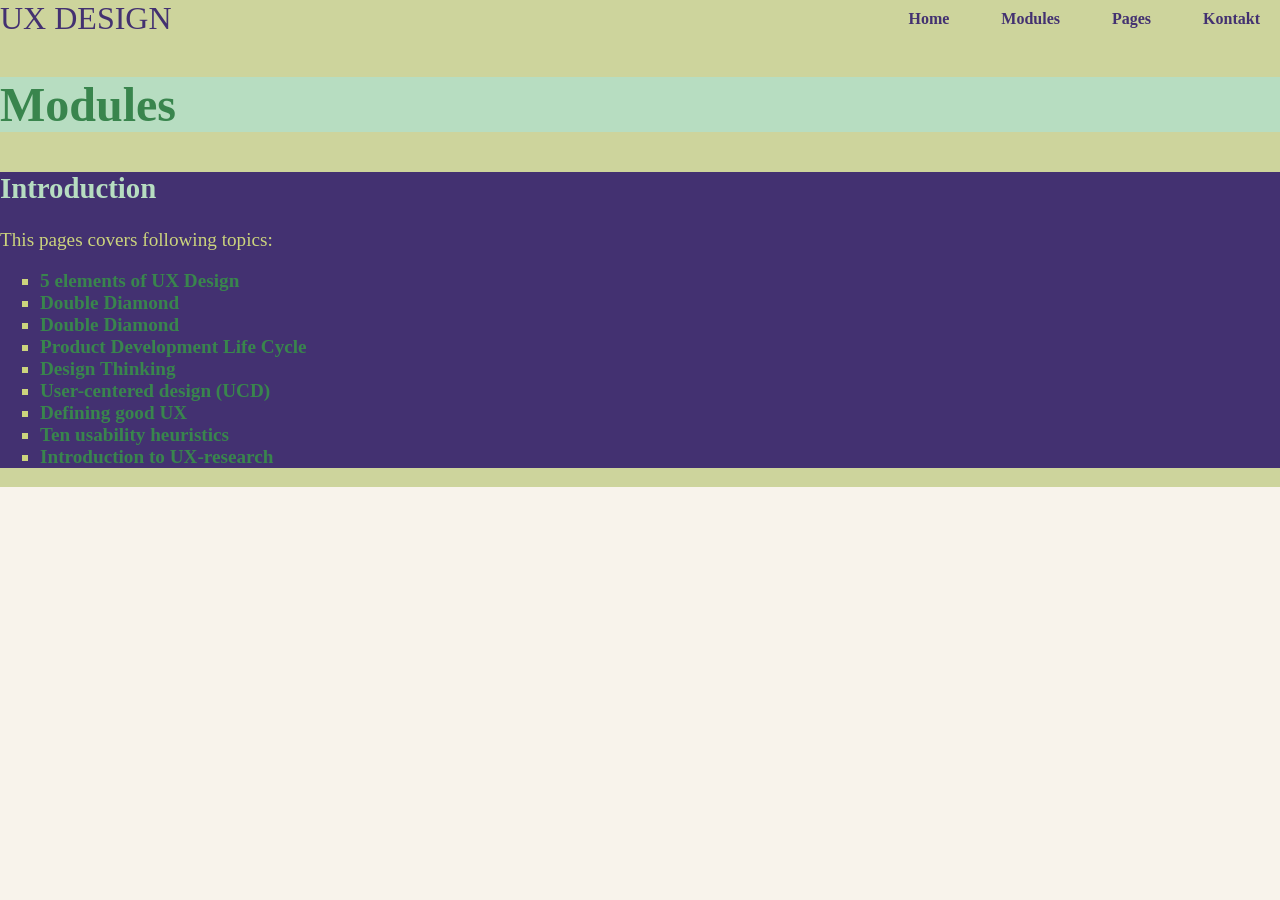
<file: ux_design/index.html>
<!doctype html>
<html lang="en">
  <head>
    <meta charset="UTF-8" />
    <meta name="viewport" content="width=device-width, initial-scale=1.0" />
    <link rel="stylesheet" href="styles.css" />
    <link rel="stylesheet" href="nav.css">
    <title>UX design</title>
  </head>
  <body>
    <nav>
      <div class="container">
        <div class="logo">UX DESIGN</div>

        <div class="nav-links" id="navLinks">
          <div class="nav-item">
            <a href="#">Home</a>
          </div>

          <div class="nav-item">
            <a href="./introduction.html">Modules </a>
            <div class="dropdown">
                <a href="./introduction.html">Introduction</a>
              
            </div>
          </div>

          <div class="nav-item">
            <a href="#">Pages</a>
            <div class="dropdown">
               <a href="./introduction.html">Introduction</a>
                <a href="./wireframes.html">Wireframes</a>
            </div>
          </div>

          <div class="nav-item">
            <a href="#">Kontakt</a>
            <div class="dropdown">
              <a href="#">Email</a>
              <a href="#">Telefon</a>
            </div>
          </div>
        </div>

        <div class="hamburger" id="hamburger">
          <div class="bar"></div>
          <div class="bar"></div>
          <div class="bar"></div>
        </div>
      </div>
        <h1 class="titles">Modules</h1>
        <div class="memos2">
             <a class="heading-link"  href="./introduction.html"> <h2 class="heading-link">Introduction</h2> </a>
        <p>This pages covers following topics:
          
            <ul>
                <li class="bullet"><a href="./introduction.html#elements-uxdesign">5 elements of UX Design</a></li>
                <li class="bullet"><a href="./introduction.html#double-diamond">Double Diamond</a></li>
                <li class="bullet"><a href="./introduction.html#double-diamond">Double Diamond</a></li>
                <li class="bullet"><a href="./introduction.html#pdlc">Product Development Life Cycle</a></li>
                <li class="bullet"> <a href="./introduction.html#design-thinking">Design Thinking</a></li>
                <li class="bullet">  <a href="./introduction.html#ucd">User-centered design (UCD)</a></li>
                <li class="bullet">    <a href="./introduction.html#good-ux">Defining good UX</a></li>
                <li class="bullet"><a href="./introduction.html#ten-usability">Ten usability heuristics</a></li>
                <li class="bullet"> <a href="./introduction.html#ux-research">Introduction to UX-research</a></li>
            </ul>
             </p>
        </div>
       

    </main>
  </body>
</html>
</file>
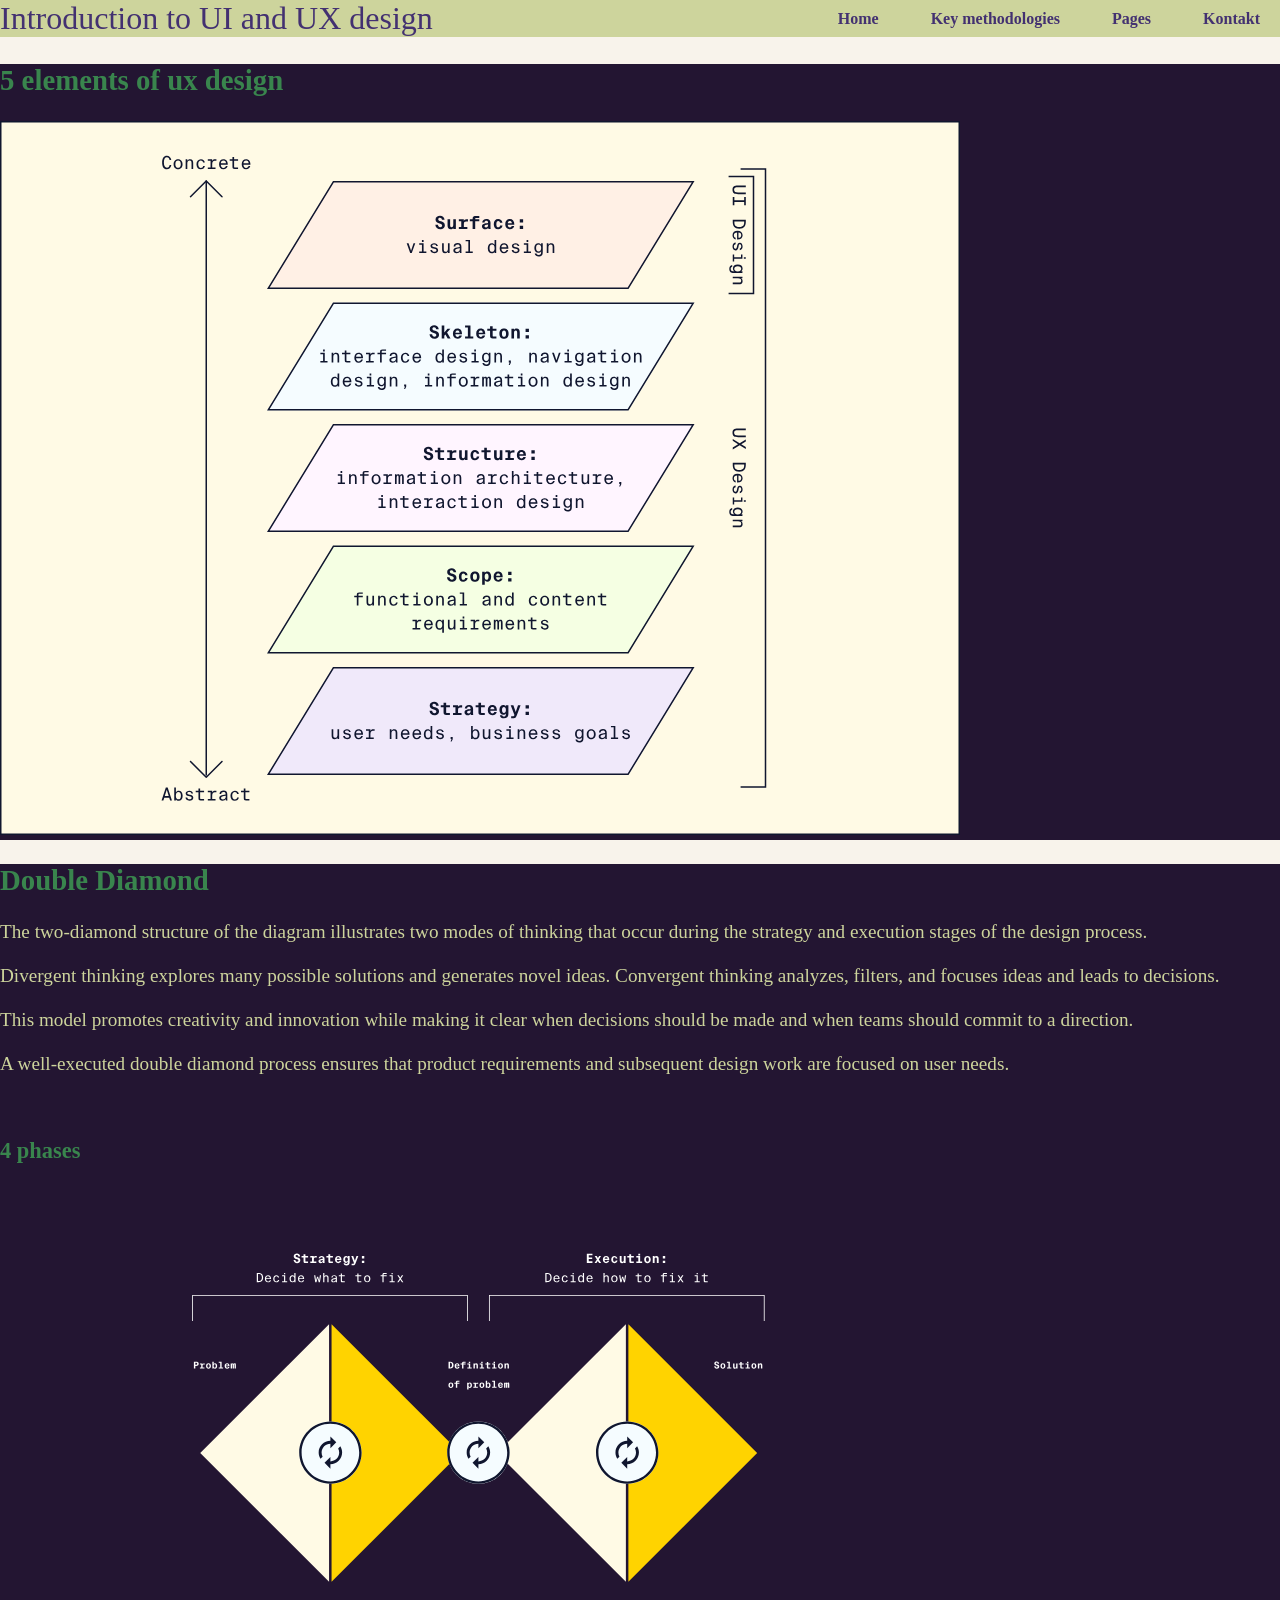
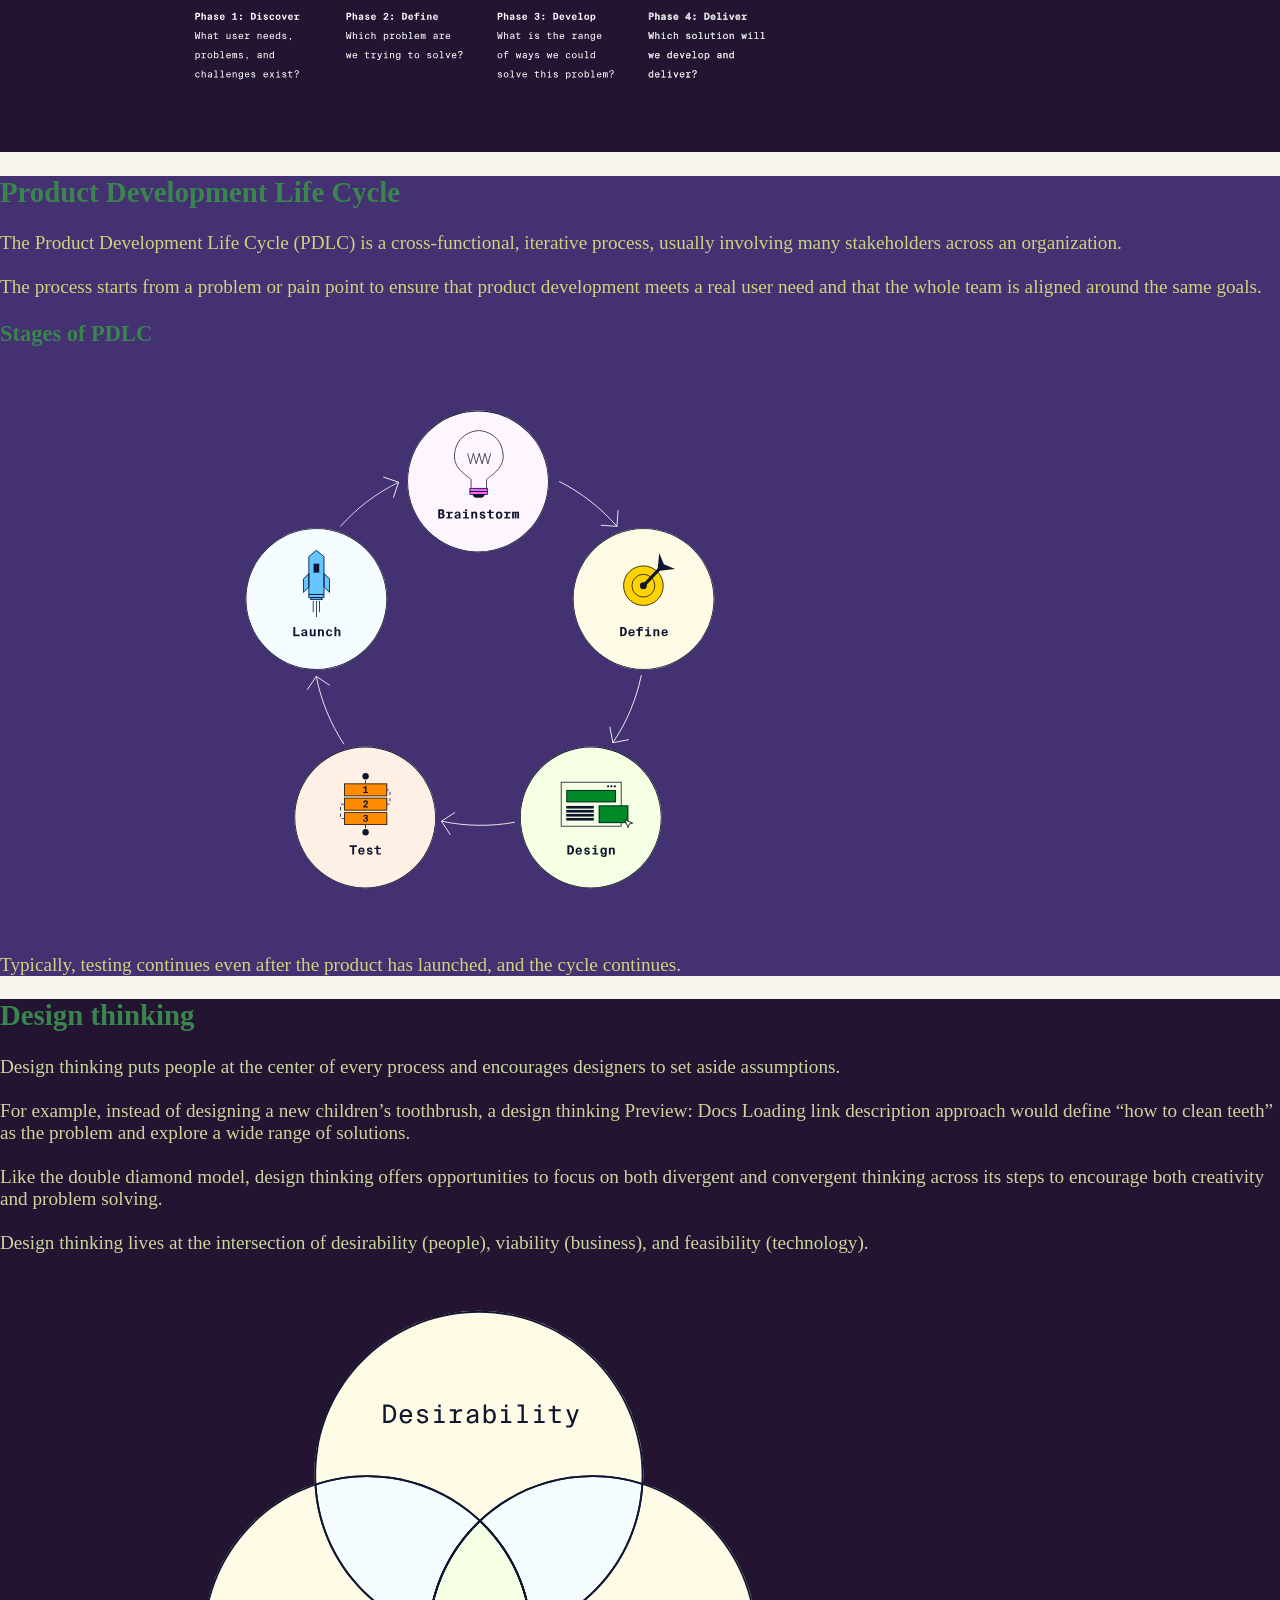
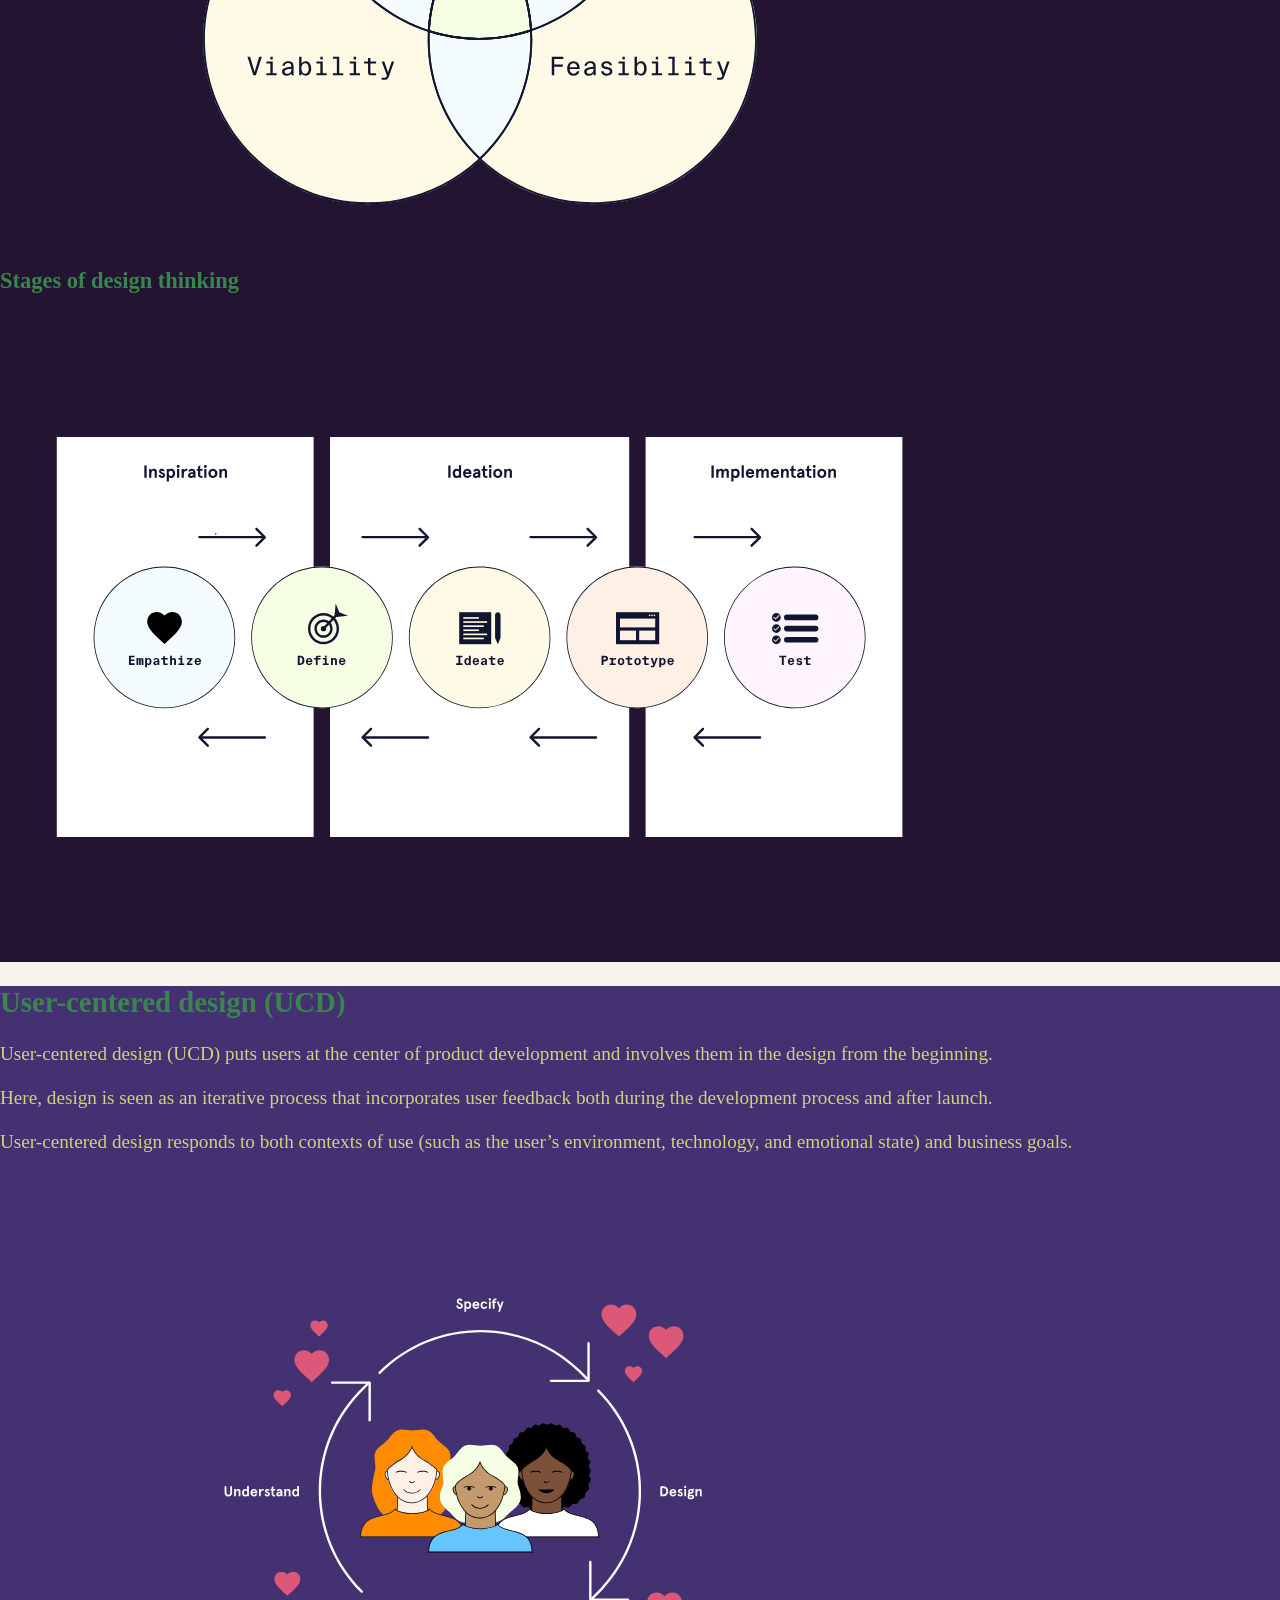
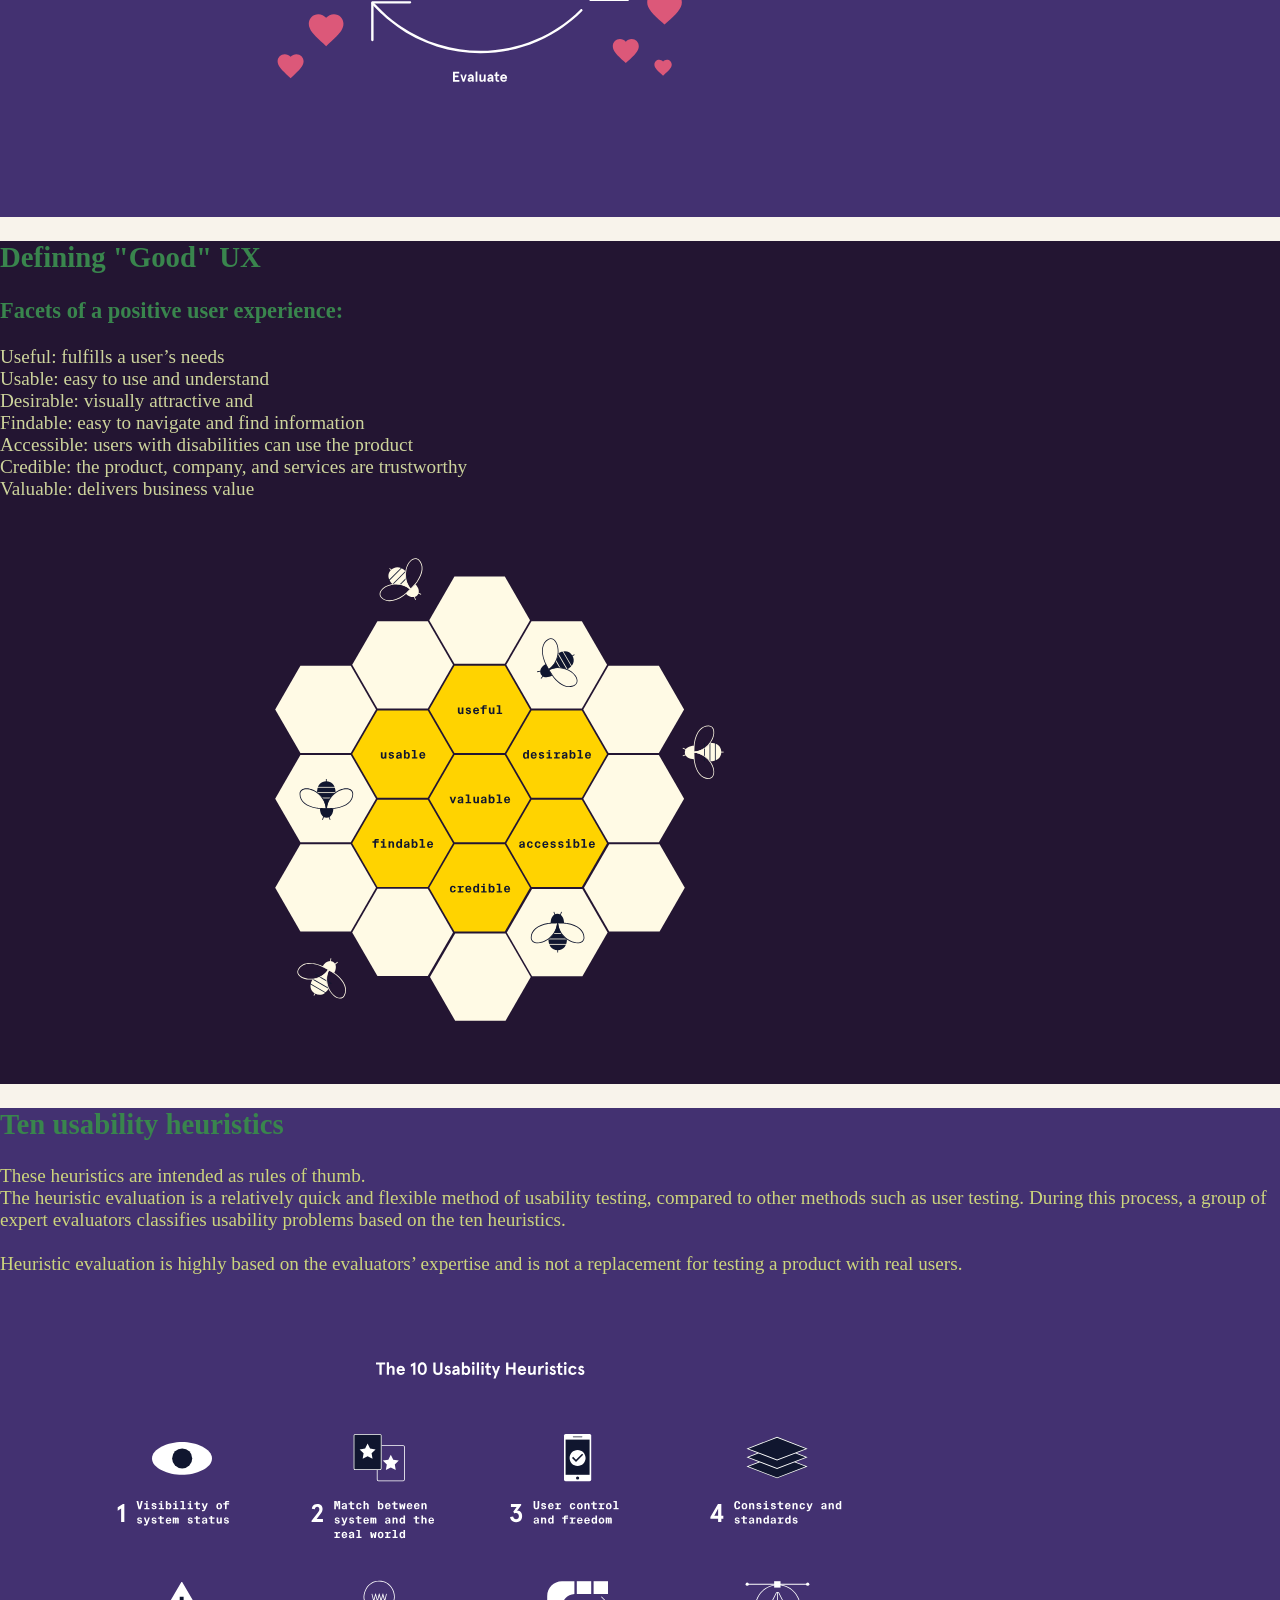
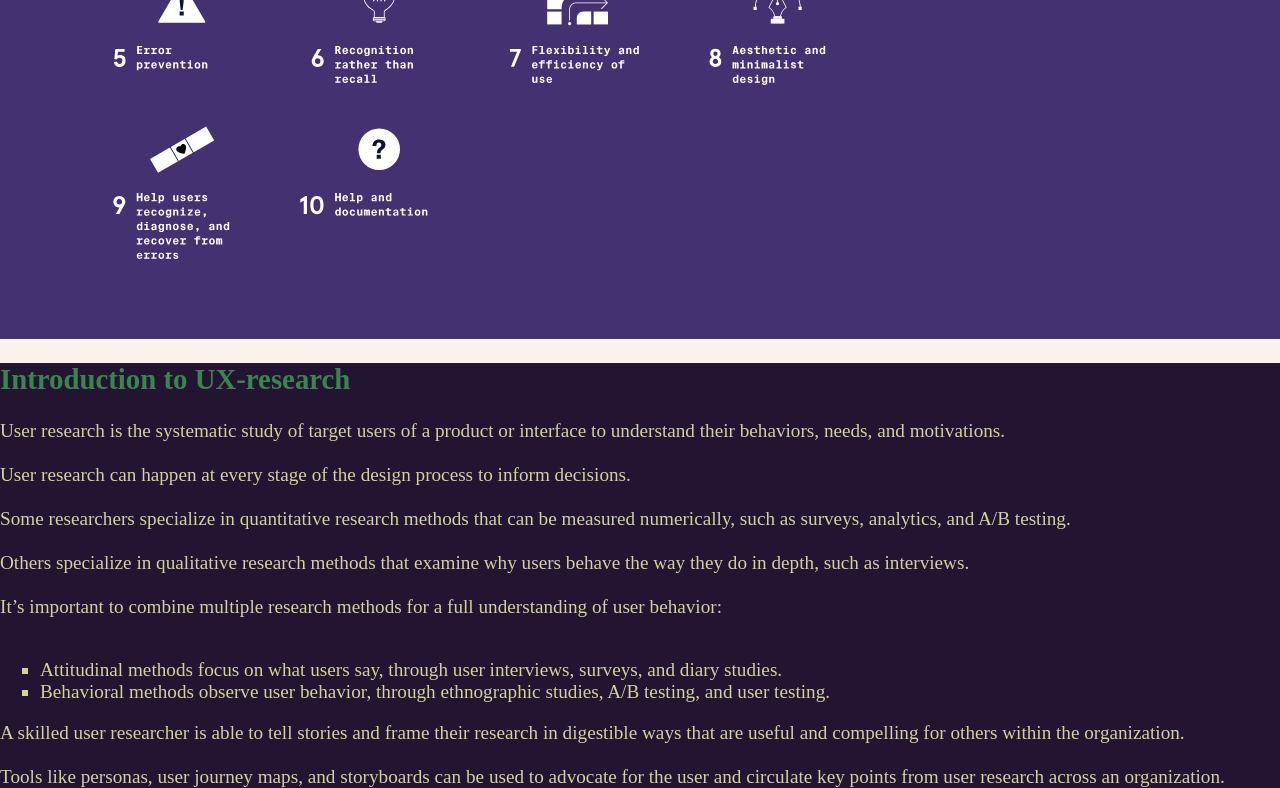
<file: ux_design/introduction.html>
<!doctype html>
<html lang="en">
  <head>
    <meta charset="UTF-8" />
    <meta name="viewport" content="width=device-width, initial-scale=1.0" />
    <link rel="stylesheet" href="styles.css" />
    <link rel="stylesheet" href="nav.css">
    <title>ux Design</title>
  </head>
  <body>
    <header>
      <nav>
        <div class="container">
          <div class="logo">Introduction to UI and UX design</div>

          <div class="nav-links" id="navLinks">
            <div class="nav-item">
              <a href="index.html">Home</a>
            </div>

            <div class="nav-item">
              <a href="#methodology">Key methodologies </a>
              <div class="dropdown">
                <a href="#elements-uxdesign">5 elements of UX Design</a>
                <a href="#double-diamond">Double Diamond</a>
                <a href="#pdlc">Product Development Life Cycle</a>
                <a href="#design-thinking">Design Thinking</a>
                <a href="#ucd">User-centered design (UCD)</a>
                <a href="#good-ux">Defining good UX</a>
                <a href="#ten-usability">Ten usability heuristics</a>
                <a href="#ux-research">Introduction to UX-research</a>
              </div>
            </div>

            <div class="nav-item">
              <a href="#">Pages</a>
              <div class="dropdown">
                  <a href="./introduction.html">Introduction</a>
                <a href="./wireframes.html">Wireframes</a>
              </div>
            </div>

            <div class="nav-item">
              <a href="#">Kontakt</a>
              <div class="dropdown">
                <a href="#">Email</a>
                <a href="#">Telefon</a>
              </div>
            </div>
          </div>

          <div class="hamburger" id="hamburger">
            <div class="bar"></div>
            <div class="bar"></div>
            <div class="bar"></div>
          </div>
        </div>
      </nav>
    </header>
    <main>
      <div id="methodolygy" class="concept">
        <div class="memos1">
          <h2 id="elements-uxdesign" class="overskrift">5 elements of ux design</h2>
          <img src="./images/five-elements-of-ux-design.svg" alt="5 elements of ux design">
        </div>
        <div class="memos1">
          <h2 class="overskrift" id="double-diamond">Double Diamond</h2>
          <p>
            The two-diamond structure of the diagram illustrates two modes of
            thinking that occur during the strategy and execution stages of the
            design process.
            <br /><br />Divergent thinking explores many possible solutions and
            generates novel ideas. Convergent thinking analyzes, filters, and
            focuses ideas and leads to decisions. <br /><br />This model
            promotes creativity and innovation while making it clear when
            decisions should be made and when teams should commit to a
            direction. <br /><br />
            A well-executed double diamond process ensures that product
            requirements and subsequent design work are focused on user needs.
          </p>
          <br />
          <h3 class="overskrift">4 phases</h3>
          <img src="./images/double-diamond.svg" alt="double-diamond" />
        </div>
        <div class="memos2">
          <h2 class="overskrift" id="pdlc">Product Development Life Cycle</h2>
          <p>
            The Product Development Life Cycle (PDLC) is a cross-functional,
            iterative process, usually involving many stakeholders across an
            organization. <br /><br />The process starts from a problem or pain
            point to ensure that product development meets a real user need and
            that the whole team is aligned around the same goals.
          </p>
          <h3 class="overskrift">Stages of PDLC</h3>
          <img
            src="./images/product-development-lifecycle.svg"
            alt="product-development-lifecycle"
          />
          <br />
          <p>
            Typically, testing continues even after the product has launched,
            and the cycle continues.
          </p>
        </div>
        <div class="memos1">
          <h2 class="overskrift" id="design-thinking">Design thinking</h2>
          <p>
            Design thinking puts people at the center of every process and
            encourages designers to set aside assumptions. <br /><br />For
            example, instead of designing a new children’s toothbrush, a design
            thinking Preview: Docs Loading link description approach would
            define “how to clean teeth” as the problem and explore a wide range
            of solutions. <br /><br />
            Like the double diamond model, design thinking offers opportunities
            to focus on both divergent and convergent thinking across its steps
            to encourage both creativity and problem solving. <br /><br />Design
            thinking lives at the intersection of desirability (people),
            viability (business), and feasibility (technology).
          </p>
          <img src="./images/design-thinking.svg" alt="figur design-thinking" />
          <h3 class="overskrift">Stages of design thinking</h3>
          <img
            src="./images/design-thinking-5-steps.svg"
            alt="5 steps design-thinking-5-steps"
          />
        </div>
        <div class="memos2">
          <h2 class="overskrift" id="ucd">User-centered design (UCD)</h2>
          <p>
            User-centered design (UCD) puts users at the center of product
            development and involves them in the design from the beginning.
            <br /><br />Here, design is seen as an iterative process that
            incorporates user feedback both during the development process and
            after launch. <br /><br />User-centered design responds to both
            contexts of use (such as the user’s environment, technology, and
            emotional state) and business goals.
          </p>
          <img
            src="./images/user-centered-design.svg"
            alt="user-centered-design"
          />
        </div>
        <div class="memos1">
          <h2 class="overskrift" id="good-ux">Defining "Good" UX</h2>
          <h3 class="overskrift">Facets of a positive user experience:</h3>

          <p>
            Useful: fulfills a user’s needs <br />
            Usable: easy to use and understand <br />
            Desirable: visually attractive and <br />
            Findable: easy to navigate and find information <br />
            Accessible: users with disabilities can use the product <br />
            Credible: the product, company, and services are trustworthy <br />
            Valuable: delivers business value
          </p>
          <img src="./images/defining-good-ux.svg" alt="good ux" />
        </div>
        <div class="memos2">
          <h2 class="overskrift" id="ten-usability">
            Ten usability heuristics
          </h2>
          <p>
            These heuristics are intended as rules of thumb. <br />

            The heuristic evaluation is a relatively quick and flexible method
            of usability testing, compared to other methods such as user
            testing. During this process, a group of expert evaluators
            classifies usability problems based on the ten heuristics.
            <br /><br />
            Heuristic evaluation is highly based on the evaluators’ expertise
            and is not a replacement for testing a product with real users.
          </p>
          <img
            src="./images/usability-heuristics.svg"
            alt="usability-heuristics"
          />
        </div>
        <div class="memos1">
          <h2 id="ux-research" class="overskrift">
            Introduction to UX-research
          </h2>
          <p>
            User research is the systematic study of target users of a product
            or interface to understand their behaviors, needs, and motivations.
            <br /><br />
            User research can happen at every stage of the design process to
            inform decisions. <br /><br />
             Some researchers specialize in quantitative research methods that can be
        measured numerically, such as surveys, analytics, and A/B testing.
        <br /><br />Others specialize in qualitative research methods that
        examine why users behave the way they do in depth, such as interviews. <br><br>
        It’s important to combine multiple research methods for a full understanding of user behavior: <br><br>
        <ul>
        <li class="bullet">Attitudinal methods focus on what users say, through user interviews, surveys, and diary studies.
</li>
        <li class="bullet">Behavioral methods observe user behavior, through ethnographic studies, A/B testing, and user testing.</li>
        </ul>
        A skilled user researcher is able to tell stories and frame their research in digestible ways that are useful and compelling for others within the organization.  <br><br>Tools like personas, user journey maps, and storyboards can be used to advocate for the user and circulate key points from user research across an organization.
          </p>
        </div>
       
      </div>
    </main>
    <script>
      const hamburger = document.getElementById("hamburger");
      const navLinks = document.getElementById("navLinks");
      const items = document.querySelectorAll(".nav-item");

      hamburger.addEventListener("click", () => {
        hamburger.classList.toggle("active");
        navLinks.classList.toggle("active");
      });

      /* Dropdown toggle på mobil */
      items.forEach((item) => {
        item.addEventListener("click", () => {
          if (window.innerWidth <= 768) {
            item.classList.toggle("active");
          }
        });
      });
    </script>
  </body>
</html>
</file>
<file: ux_design/styles.css>
body{
    background-color: rgb(248, 243, 235);
    margin: 0;
}



main{
    position: relative;
    top: 40px;
}
a{
    text-decoration: none;
     color: #39854d;
     font-weight: bold;

}

.overskrift{
    color: #39854d;
}
.heading-link{
    color: #b7ddc1;
    text-decoration: none;
}
.titles{
   font-size: 3em;
   background-color: #b7ddc1;
   color: #39854d;
}

img{
    width: 75vw;
}

.memos1, .memos2{
    font-size: 1.2em;
    margin: 0;
}

.memos1{
    background-color: rgb(35, 21, 50);
    color: #cdd49c;
}

.memos2{
    color: #ccd47d;
    background-color: rgb(67, 49, 113);
}

.bullet{
    list-style: square;
    
}
</file>
<file: ux_design/nav.css>
/* NAVBAR */
nav {
  background: #cdd49c;
  color: rgb(248, 243, 235);
z-index: 100;
  position: fixed;
  top: 0px;

  width: 100vw;
  
}

.container {
  display: flex;
  justify-content: space-between;
  align-items: center;
}

.logo {
    color: rgb(67, 49, 113);
  font-size: 2rem;
}

/* NAV LINKS */
.nav-links {
  display: flex;
  gap: 2rem;
 
}

.nav-item {
  position: relative;
   
}

.nav-links a {
 
    text-decoration: none;
    color: rgb(67, 49, 113);
    padding-right: 20px;
}

/* DROPDOWN */
.dropdown {
  display: none;
  position: absolute;
  top: 100%;
  background: #cdd49c;
  padding: 10px;
  border-radius: 5px;
  min-width: 150px;
  left: 0;
}


.dropdown a {
  display: block;
  padding: 5px 10px;
}

/* vis dropdown på hover (desktop) */
.nav-item:hover .dropdown {
  display: block;
}

/* HAMBURGER */
.hamburger {
  display: none;
  cursor: pointer;
  flex-direction: column;
}

.bar {
  width: 25px;
  height: 3px;
  background: rgb(248, 243, 235);
  margin: 4px 0;
  transition: 0.4s;
}

/* animasjon til X */
.hamburger.active .bar:nth-child(1) {
  transform: rotate(45deg) translate(5px, 5px);
}

.hamburger.active .bar:nth-child(2) {
  opacity: 0;
}

.hamburger.active .bar:nth-child(3) {
  transform: rotate(-45deg) translate(6px, -6px);
}

/* MOBIL */
@media (max-width: 768px) {

  .nav-links {
    display: none;
    flex-direction: column;
    background: #cdd49c;
    position: absolute;
    top: 70px;
    right: 0;
    width: 220px;
    padding: 1rem;
  }

  .nav-links.active {
    display: flex;
  }

  .hamburger {
    display: flex;
  }

  /* dropdown på mobil */
  .nav-item:hover .dropdown {
    display: none;
  }

  .dropdown {
    position: static;
  }

  .nav-item.active .dropdown {
    display: block;
  }
}
</file>
